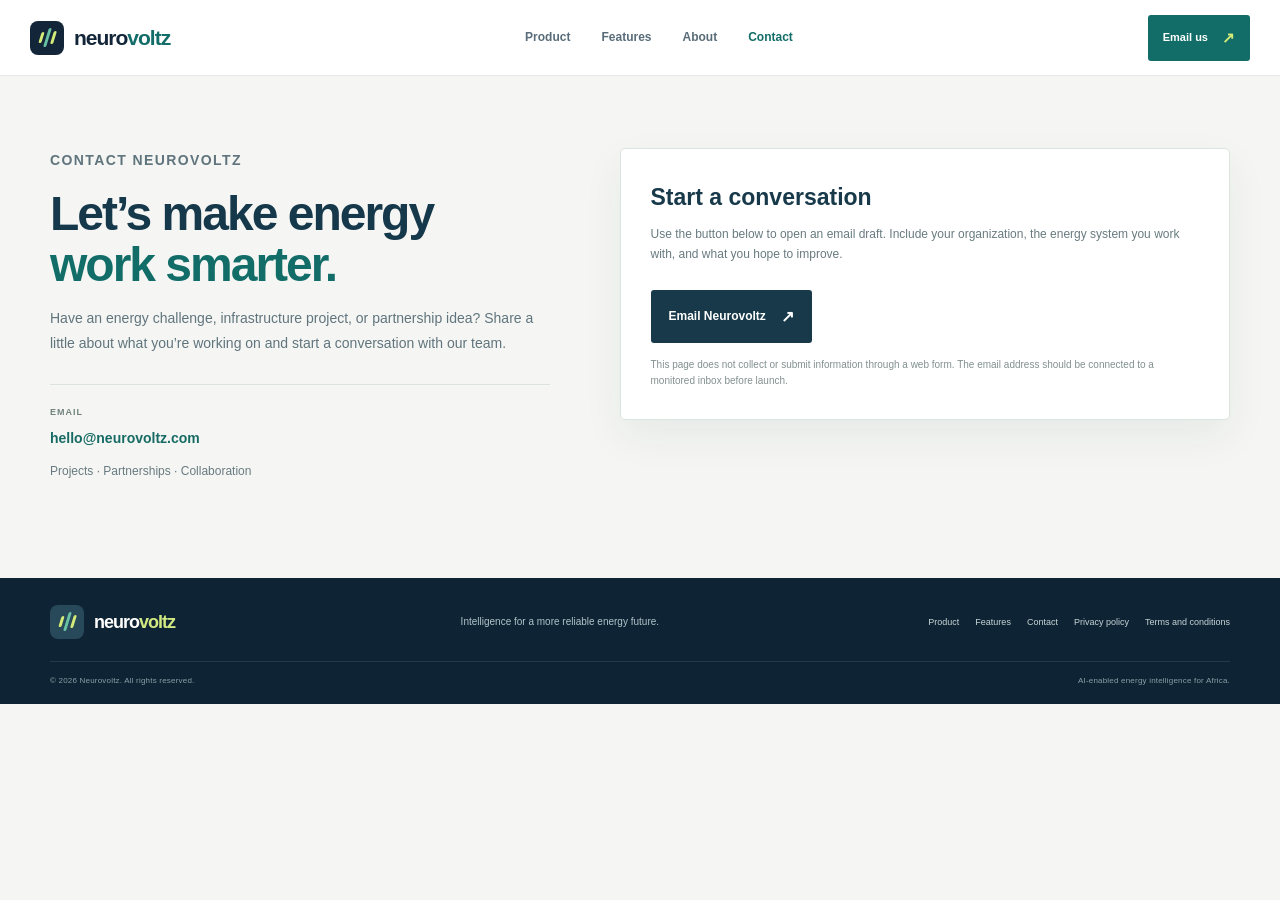
<file: contact.html>
<!doctype html>
<html lang="en"><head><meta charset="utf-8"><meta name="viewport" content="width=device-width,initial-scale=1"><meta name="theme-color" content="#132639"><meta name="description" content="Contact Neurovoltz about energy intelligence, infrastructure projects, and partnerships."><title>Contact · Neurovoltz</title><link rel="icon" href="icon.svg" type="image/svg+xml"><link rel="stylesheet" href="styles.css"><link rel="canonical" href="https://neurovoltz.com/contact.html"></head><body>
<a class="skip-link" href="#main">Skip to content</a><header class="site-header"><div class="nav-wrap"><a class="brand" href="index.html" aria-label="Neurovoltz home"><span class="brand-symbol"><i></i><i></i><i></i></span><span>neuro<span>voltz</span></span></a><button class="menu-toggle" id="menuToggle" aria-expanded="false" aria-controls="siteNav" aria-label="Open menu"><span></span><span></span></button><nav class="site-nav" id="siteNav" aria-label="Main navigation"><a href="product.html">Product</a><a href="features.html">Features</a><a href="index.html#about">About</a><a href="contact.html" aria-current="page">Contact</a></nav><a class="nav-cta" href="mailto:hello@neurovoltz.com">Email us <span>↗</span></a></div></header>
<main id="main"><section class="contact-page"><div class="wrap contact-page-grid"><div class="contact-page-copy"><p class="eyebrow eyebrow-dark">CONTACT NEUROVOLTZ</p><h1>Let’s make energy<br><em>work smarter.</em></h1><p>Have an energy challenge, infrastructure project, or partnership idea? Share a little about what you’re working on and start a conversation with our team.</p><div class="contact-info"><small>EMAIL</small><a href="mailto:hello@neurovoltz.com?subject=Neurovoltz%20enquiry">hello@neurovoltz.com</a><p>Projects · Partnerships · Collaboration</p></div></div><div class="contact-card"><h2>Start a conversation</h2><p>Use the button below to open an email draft. Include your organization, the energy system you work with, and what you hope to improve.</p><a class="button button-dark" href="mailto:hello@neurovoltz.com?subject=Neurovoltz%20enquiry">Email Neurovoltz <span>↗</span></a><div class="contact-card-note">This page does not collect or submit information through a web form. The email address should be connected to a monitored inbox before launch.</div></div></div></section></main>
<footer class="site-footer"><div class="wrap footer-main"><a class="brand footer-brand" href="index.html"><span class="brand-symbol"><i></i><i></i><i></i></span><span>neuro<span>voltz</span></span></a><p>Intelligence for a more reliable energy future.</p><nav aria-label="Footer navigation"><a href="product.html">Product</a><a href="features.html">Features</a><a href="contact.html">Contact</a><a href="privacy.html">Privacy policy</a><a href="terms.html">Terms and conditions</a></nav></div><div class="wrap footer-bottom"><span>© <span id="year">2026</span> Neurovoltz. All rights reserved.</span><span>AI-enabled energy intelligence for Africa.</span></div></footer><script src="app.js" defer></script></body></html>
</file>
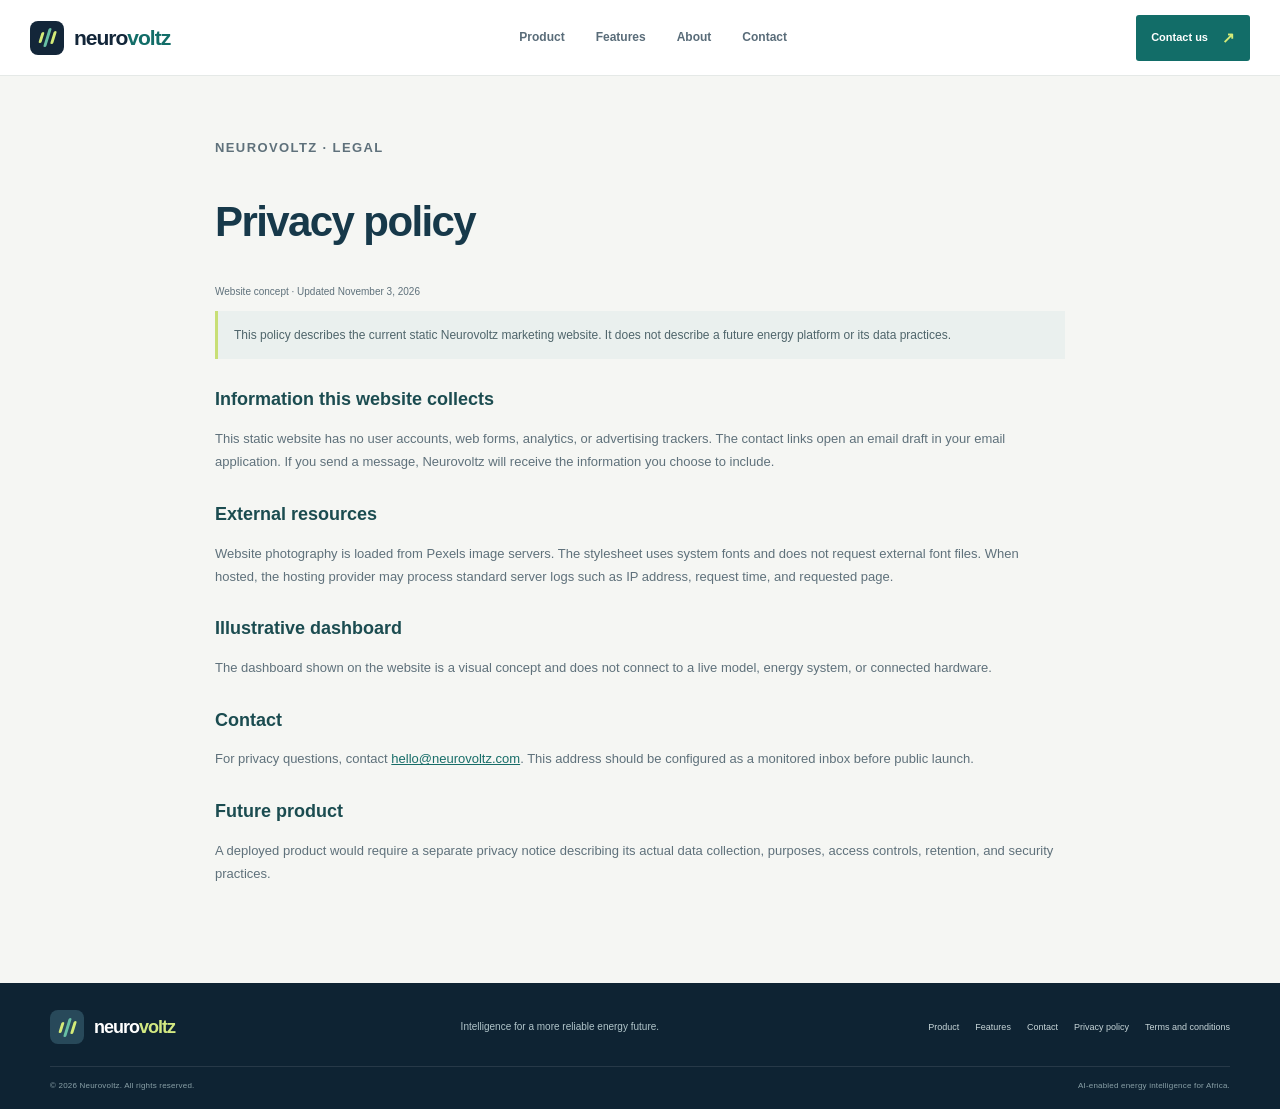
<file: privacy.html>
<!doctype html>
<html lang="en"><head><meta charset="utf-8"><meta name="viewport" content="width=device-width,initial-scale=1"><meta name="theme-color" content="#132639"><meta name="description" content="Neurovoltz website privacy policy."><title>Privacy policy · Neurovoltz</title><link rel="icon" href="icon.svg" type="image/svg+xml"><link rel="stylesheet" href="styles.css"><link rel="canonical" href="https://neurovoltz.com/privacy.html"></head><body><a class="skip-link" href="#main">Skip to content</a>
<header class="site-header"><div class="nav-wrap"><a class="brand" href="index.html"><span class="brand-symbol"><i></i><i></i><i></i></span><span>neuro<span>voltz</span></span></a><button class="menu-toggle" id="menuToggle" aria-expanded="false" aria-controls="siteNav" aria-label="Open menu"><span></span><span></span></button><nav class="site-nav" id="siteNav" aria-label="Main navigation"><a href="product.html">Product</a><a href="features.html">Features</a><a href="index.html#about">About</a><a href="contact.html">Contact</a></nav><a class="nav-cta" href="contact.html">Contact us <span>↗</span></a></div></header>
<main id="main" class="legal-page wrap"><p class="eyebrow eyebrow-dark">NEUROVOLTZ · LEGAL</p><h1>Privacy policy</h1><p class="legal-updated">Website concept · Updated November 3, 2026</p><div class="legal-note">This policy describes the current static Neurovoltz marketing website. It does not describe a future energy platform or its data practices.</div><h2>Information this website collects</h2><p>This static website has no user accounts, web forms, analytics, or advertising trackers. The contact links open an email draft in your email application. If you send a message, Neurovoltz will receive the information you choose to include.</p><h2>External resources</h2><p>Website photography is loaded from Pexels image servers. The stylesheet uses system fonts and does not request external font files. When hosted, the hosting provider may process standard server logs such as IP address, request time, and requested page.</p><h2>Illustrative dashboard</h2><p>The dashboard shown on the website is a visual concept and does not connect to a live model, energy system, or connected hardware.</p><h2>Contact</h2><p>For privacy questions, contact <a href="mailto:hello@neurovoltz.com">hello@neurovoltz.com</a>. This address should be configured as a monitored inbox before public launch.</p><h2>Future product</h2><p>A deployed product would require a separate privacy notice describing its actual data collection, purposes, access controls, retention, and security practices.</p></main>
<footer class="site-footer"><div class="wrap footer-main"><a class="brand footer-brand" href="index.html"><span class="brand-symbol"><i></i><i></i><i></i></span><span>neuro<span>voltz</span></span></a><p>Intelligence for a more reliable energy future.</p><nav aria-label="Footer navigation"><a href="product.html">Product</a><a href="features.html">Features</a><a href="contact.html">Contact</a><a href="privacy.html">Privacy policy</a><a href="terms.html">Terms and conditions</a></nav></div><div class="wrap footer-bottom"><span>© <span id="year">2026</span> Neurovoltz. All rights reserved.</span><span>AI-enabled energy intelligence for Africa.</span></div></footer><script src="app.js" defer></script></body></html>
</file>
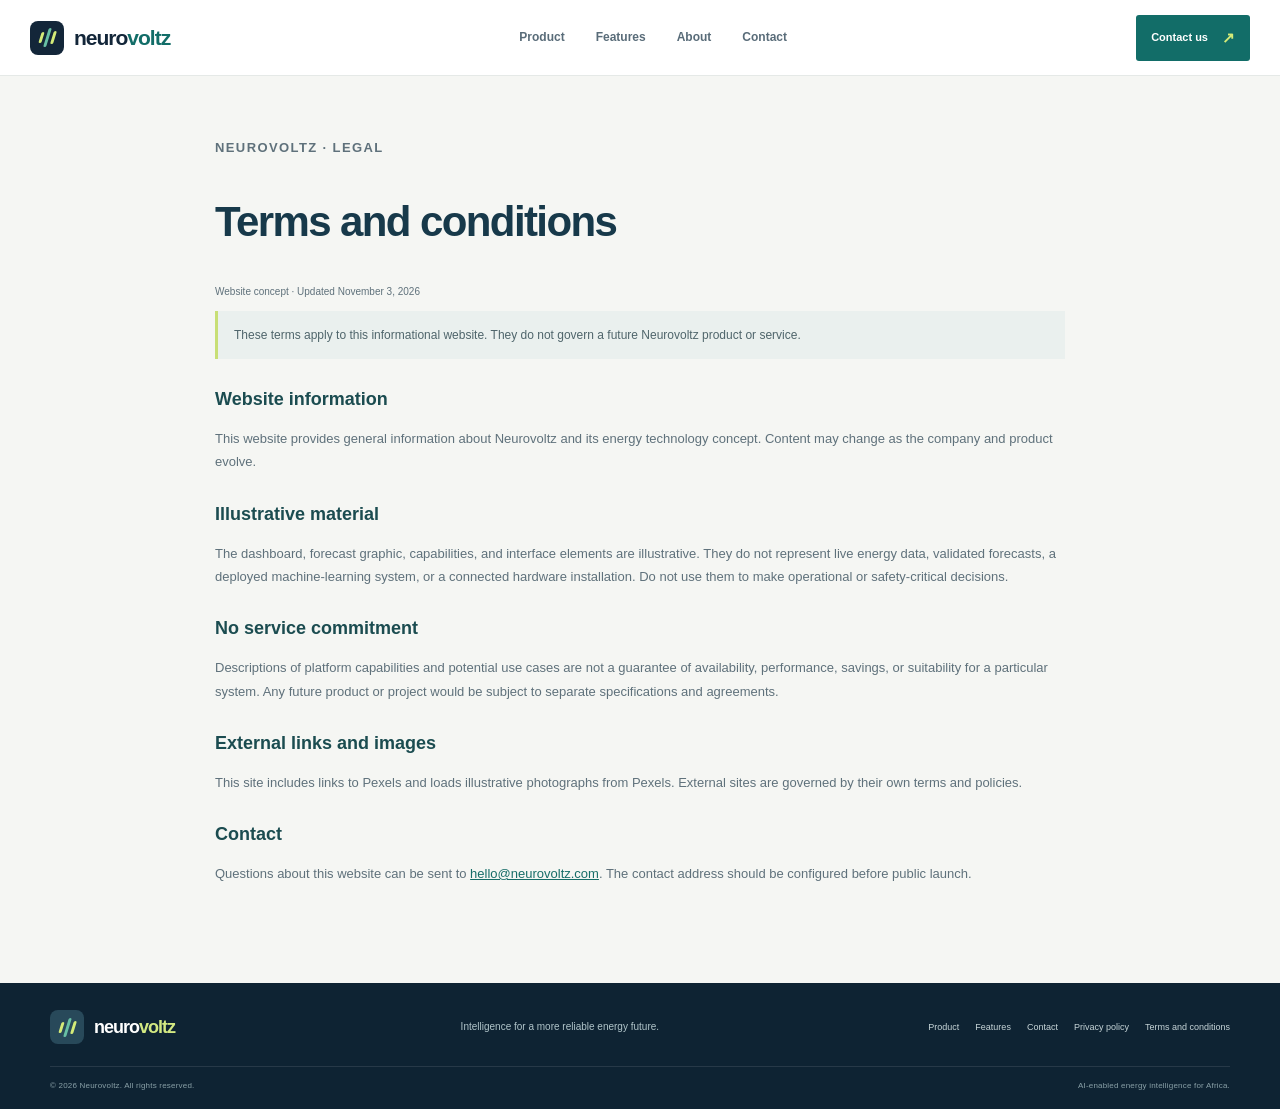
<file: terms.html>
<!doctype html>
<html lang="en"><head><meta charset="utf-8"><meta name="viewport" content="width=device-width,initial-scale=1"><meta name="theme-color" content="#132639"><meta name="description" content="Terms and conditions for the Neurovoltz website."><title>Terms and conditions · Neurovoltz</title><link rel="icon" href="icon.svg" type="image/svg+xml"><link rel="stylesheet" href="styles.css"><link rel="canonical" href="https://neurovoltz.com/terms.html"></head><body><a class="skip-link" href="#main">Skip to content</a>
<header class="site-header"><div class="nav-wrap"><a class="brand" href="index.html"><span class="brand-symbol"><i></i><i></i><i></i></span><span>neuro<span>voltz</span></span></a><button class="menu-toggle" id="menuToggle" aria-expanded="false" aria-controls="siteNav" aria-label="Open menu"><span></span><span></span></button><nav class="site-nav" id="siteNav" aria-label="Main navigation"><a href="product.html">Product</a><a href="features.html">Features</a><a href="index.html#about">About</a><a href="contact.html">Contact</a></nav><a class="nav-cta" href="contact.html">Contact us <span>↗</span></a></div></header>
<main id="main" class="legal-page wrap"><p class="eyebrow eyebrow-dark">NEUROVOLTZ · LEGAL</p><h1>Terms and conditions</h1><p class="legal-updated">Website concept · Updated November 3, 2026</p><div class="legal-note">These terms apply to this informational website. They do not govern a future Neurovoltz product or service.</div><h2>Website information</h2><p>This website provides general information about Neurovoltz and its energy technology concept. Content may change as the company and product evolve.</p><h2>Illustrative material</h2><p>The dashboard, forecast graphic, capabilities, and interface elements are illustrative. They do not represent live energy data, validated forecasts, a deployed machine-learning system, or a connected hardware installation. Do not use them to make operational or safety-critical decisions.</p><h2>No service commitment</h2><p>Descriptions of platform capabilities and potential use cases are not a guarantee of availability, performance, savings, or suitability for a particular system. Any future product or project would be subject to separate specifications and agreements.</p><h2>External links and images</h2><p>This site includes links to Pexels and loads illustrative photographs from Pexels. External sites are governed by their own terms and policies.</p><h2>Contact</h2><p>Questions about this website can be sent to <a href="mailto:hello@neurovoltz.com">hello@neurovoltz.com</a>. The contact address should be configured before public launch.</p></main>
<footer class="site-footer"><div class="wrap footer-main"><a class="brand footer-brand" href="index.html"><span class="brand-symbol"><i></i><i></i><i></i></span><span>neuro<span>voltz</span></span></a><p>Intelligence for a more reliable energy future.</p><nav aria-label="Footer navigation"><a href="product.html">Product</a><a href="features.html">Features</a><a href="contact.html">Contact</a><a href="privacy.html">Privacy policy</a><a href="terms.html">Terms and conditions</a></nav></div><div class="wrap footer-bottom"><span>© <span id="year">2026</span> Neurovoltz. All rights reserved.</span><span>AI-enabled energy intelligence for Africa.</span></div></footer><script src="app.js" defer></script></body></html>
</file>
<file: styles.css>
:root{--ink:#132639;--ink-2:#1d3549;--teal:#126d68;--teal-deep:#0d514f;--lime:#d4eb78;--amber:#e9a15a;--paper:#f5f6f3;--white:#fff;--line:#dbe2df;--muted:#60717e;--max:1180px}*{box-sizing:border-box}html{scroll-behavior:smooth;scroll-padding-top:88px}body{margin:0;background:var(--paper);color:var(--ink);font:15px/1.6 'DM Sans',Arial,sans-serif;-webkit-font-smoothing:antialiased}a{color:inherit;text-decoration:none}button{font:inherit}.wrap{width:min(var(--max),calc(100% - 56px));margin-inline:auto}.skip-link{position:fixed;z-index:60;top:10px;left:10px;padding:10px 14px;background:#fff;color:var(--ink);transform:translateY(-150%)}.skip-link:focus{transform:translateY(0)}
.site-header{height:76px;position:sticky;top:0;z-index:40;background:#fff;border-bottom:1px solid #e5e9e7}.nav-wrap{height:100%;max-width:1320px;margin:auto;padding:0 30px;display:flex;align-items:center;justify-content:space-between;gap:32px}.brand{display:inline-flex;align-items:center;gap:10px;white-space:nowrap;font:800 21px/1 Arial,sans-serif;letter-spacing:-1px;color:var(--ink)}.brand>span:last-child>span{color:var(--teal)}.brand-symbol{width:34px;height:34px;display:flex;align-items:center;justify-content:center;gap:3px;border-radius:8px;background:var(--ink)}.brand-symbol i{width:3px;display:block;border-radius:4px;background:var(--lime);transform:skew(-17deg)}.brand-symbol i:nth-child(1){height:11px}.brand-symbol i:nth-child(2){height:19px;background:#68c0a5}.brand-symbol i:nth-child(3){height:13px}.site-nav{display:flex;align-items:center;gap:31px}.site-nav a{font-size:12px;font-weight:600;color:#596c79;transition:color .2s}.site-nav a:hover,.site-nav a[aria-current=page]{color:var(--teal)}.nav-cta{display:inline-flex;align-items:center;gap:14px;padding:11px 15px;border-radius:3px;background:var(--teal);color:white;font-size:11px;font-weight:700;white-space:nowrap}.nav-cta span{color:var(--lime);font-size:15px}.menu-toggle{display:none}
.hero{position:relative;overflow:hidden;background:#112b3e;color:white}.hero-grid{position:absolute;inset:0;opacity:.12;background-image:linear-gradient(#9ac7cf19 1px,transparent 1px),linear-gradient(90deg,#9ac7cf19 1px,transparent 1px);background-size:58px 58px;mask-image:linear-gradient(90deg,transparent 0,#000 55%,transparent 100%)}.hero:after{content:"";position:absolute;width:560px;height:560px;border:1px solid #e9a15a25;border-radius:50%;right:-185px;top:-300px;box-shadow:0 0 0 45px #e9a15a0b,0 0 0 95px #e9a15a07;pointer-events:none}.hero-content{position:relative;z-index:1;display:grid;grid-template-columns:.92fr 1.08fr;gap:60px;align-items:center;padding-top:76px;padding-bottom:62px;min-height:570px}.eyebrow{display:flex;align-items:center;gap:9px;margin:0;color:#a9c3ce;font:600 9px/1.4 Arial,sans-serif;letter-spacing:1.4px}.pulse-dot{width:7px;height:7px;background:var(--lime);border-radius:50%;box-shadow:0 0 0 5px #d4eb781a}.hero h1{margin:25px 0 21px;font:700 clamp(50px,6vw,76px)/.99 Arial,sans-serif;letter-spacing:-4px}.hero h1 em{color:var(--lime);font-style:normal}.hero-lede{max-width:490px;margin:0;color:#c8d5dc;font-size:15px;line-height:1.85}.hero-actions{display:flex;align-items:center;gap:22px;margin-top:30px}.button{display:inline-flex;justify-content:center;align-items:center;gap:15px;padding:14px 18px;border-radius:3px;font-size:12px;font-weight:700;transition:transform .2s,background .2s}.button:hover{transform:translateY(-2px)}.button span{font-size:16px}.button-lime{background:var(--lime);color:#1d3340}.button-lime:hover{background:#e2f59e}.quiet-link{color:#e0e8ec;font-size:11px;font-weight:600}.quiet-link span{color:var(--amber);margin-left:5px}.hero-note{display:flex;align-items:center;gap:11px;margin-top:35px}.note-icon{width:28px;height:28px;display:grid;place-items:center;border-radius:50%;background:#244654;color:var(--lime)}.hero-note p{margin:0;color:#a9bec8;font-size:10px;line-height:1.6}.hero-note b{color:#edf2f3;font-size:11px}
.energy-visual{position:relative;isolation:isolate;overflow:hidden;min-height:390px;padding:24px 24px 19px;background:#173747;border:1px solid #9bb7a557;border-radius:6px;box-shadow:0 24px 70px #071c2c66}.energy-visual:before{content:"";position:absolute;z-index:-1;inset:0;background:linear-gradient(180deg,#0d2b39c9,#102b39e6 64%,#102a37f7)}.energy-photo{position:absolute;z-index:-2;inset:0;width:100%;height:100%;object-fit:cover;opacity:.68}.energy-visual>*:not(.energy-photo):not(.visual-orbit):not(.insight-card){position:relative;z-index:1}.energy-visual .visual-orbit{z-index:0}.visual-top,.visual-chart-head,.visual-foot{display:flex;align-items:center;justify-content:space-between;gap:15px}.visual-top{padding-bottom:20px;border-bottom:1px solid #ffffff25}.visual-top>div{display:grid;gap:4px}.visual-kicker,.visual-chart-head small{font:600 8px/1.3 Arial,sans-serif;letter-spacing:1px;color:#b5d0cf}.visual-top strong{font-size:14px;font-weight:600;color:#f2f4ed}.status-pill{display:inline-flex;align-items:center;gap:7px;padding:6px 9px;border:1px solid #c9d8c945;border-radius:2px;color:#d0e4da;background:#102b3588;font:600 7px Arial,sans-serif;letter-spacing:.5px}.status-pill i{width:5px;height:5px;border-radius:50%;background:var(--lime)}.visual-chart-head{align-items:flex-end;margin:22px 0 3px}.visual-chart-head>div{display:grid;gap:3px}.visual-chart-head b{font-size:11px;color:#e8eee6}.visual-chart-head>span{font-size:8px;color:#b6c8c9}.visual-chart-head>span i{font-style:normal;margin-left:5px}.chart-area{position:relative;padding:8px 0 3px 40px}.chart{display:block;width:100%;height:166px;overflow:visible}.chart-gridline{fill:none;stroke:#ffffff24;stroke-width:1;stroke-dasharray:3 5}.chart-fill{fill:url(#areaFill)}.chart-line{fill:none;stroke:var(--lime);stroke-width:2.5;stroke-linecap:round}.chart-line-muted{stroke:#a0c0c5;stroke-width:1.4;stroke-dasharray:4 5;opacity:.8}.chart-point{fill:var(--lime);stroke:#274d3d;stroke-width:3}.chart-halo{fill:#d4eb7824}.chart-y{position:absolute;left:0;top:15px;bottom:25px;display:flex;flex-direction:column;justify-content:space-between;color:#abc2c6;font:7px Arial,sans-serif}.chart-x{display:flex;justify-content:space-between;color:#abc2c6;font:7px Arial,sans-serif}.visual-foot{padding-top:15px;border-top:1px solid #ffffff25;color:#b4cacb;font:7px Arial,sans-serif}.legend{display:flex;align-items:center;gap:6px}.legend i{width:7px;height:7px;border-radius:50%;background:var(--lime)}.legend .legend-muted{margin-left:9px;background:#9dbfc2}.insight-card{position:absolute;z-index:3;bottom:-27px;left:-24px;display:flex;align-items:center;gap:10px;width:270px;padding:12px;background:#fff;color:var(--ink);border:1px solid #e2e7e4;border-radius:4px;box-shadow:0 12px 30px #071c2c66}.insight-mark{width:25px;height:25px;flex:none;display:grid;place-items:center;border-radius:50%;background:#eef3d7;color:#477664}.insight-card p{display:grid;gap:3px;margin:0}.insight-card small{font:600 7px Arial,sans-serif;color:#69817b;letter-spacing:.6px}.insight-card b{font-size:9px;color:#203e49}.insight-card p>span{font-size:8px;color:#71838a}.insight-arrow{margin-left:auto;color:var(--teal)}.visual-orbit{position:absolute;z-index:-1;border:1px solid #d4eb781a;border-radius:50%;pointer-events:none}.orbit-one{width:430px;height:430px;right:-135px;top:-170px}.orbit-two{width:320px;height:320px;right:-80px;top:-115px}.hero-bottom{position:relative;z-index:1;display:flex;align-items:center;justify-content:space-between;gap:20px;padding:16px 0 21px;border-top:1px solid #ffffff24}.hero-bottom>span{font:600 8px Arial,sans-serif;letter-spacing:1.1px;color:#a8c1c8}.hero-bottom>div{display:flex;align-items:center;gap:15px;color:#d5e1e5;font-size:9px}.hero-bottom i{width:4px;height:4px;border-radius:50%;background:var(--amber)}
.section-pad{padding:88px 0}.intro-section{background:#fff}.intro-grid{display:grid;grid-template-columns:1fr .78fr;gap:90px;align-items:start}.eyebrow-dark{color:#527671}.intro-grid h2,.section-heading h2,.approach-copy h2{margin:17px 0 0;font:700 clamp(33px,4vw,49px)/1.1 Arial,sans-serif;letter-spacing:-2.2px;color:#162f43}.intro-grid h2 em,.section-heading h2 em,.approach-copy h2 em{color:var(--teal);font-style:normal}.intro-copy{padding-top:31px}.intro-copy p,.approach-copy>p:not(.eyebrow){margin:0 0 14px;color:#60737d;font-size:14px;line-height:1.8}.inline-link{display:inline-flex;gap:12px;margin-top:10px;color:var(--teal);font-weight:700;font-size:11px}.inline-link span{font-size:15px}.field-story{background:#edf1f0}.field-story-grid{display:grid;grid-template-columns:1.02fr .98fr;gap:75px;align-items:center}.field-photo{height:420px;position:relative;overflow:hidden;border-radius:5px;background:#d5e1d0}.field-photo:after{content:"";position:absolute;inset:40% 0 0;background:linear-gradient(transparent,#0d293799)}.field-photo img{width:100%;height:100%;display:block;object-fit:cover}.photo-tag{position:absolute;z-index:1;bottom:20px;left:21px;color:#fff;font:600 8px Arial,sans-serif;letter-spacing:1.1px}.field-copy{max-width:500px}.field-copy h2{margin:16px 0;font:700 clamp(34px,4vw,48px)/1.08 Arial,sans-serif;letter-spacing:-2px;color:#173b48}.field-copy h2 em{font-style:normal;color:var(--teal)}.field-copy>p:not(.eyebrow){font-size:13px;line-height:1.8;color:#637780}
.platform-section{background:#f5f6f3}.section-heading{display:grid;grid-template-columns:1fr .65fr;gap:60px;align-items:end;margin-bottom:42px}.section-heading>p{margin:0 0 4px;color:#657781;font-size:13px;line-height:1.8}.platform-flow{display:grid;grid-template-columns:1fr 42px 1fr 42px 1fr;align-items:center}.flow-card{min-height:282px;padding:23px;background:#fff;border:1px solid #dfe5e3;border-radius:4px;position:relative;overflow:hidden}.flow-featured{background:#17394a;border-color:#17394a;color:white;box-shadow:0 13px 35px #17394a20}.flow-number,.solution-index{font:600 8px Arial,sans-serif;letter-spacing:1px;color:#66857e}.flow-featured .flow-number{color:#b5d0cf}.flow-icon{width:40px;height:40px;display:grid;place-items:center;margin:22px 0 14px;border-radius:50%;background:#e4edeb;color:#28776b;font-size:20px}.icon-ai{background:#23586a;color:var(--lime)}.icon-action{background:#f4eadc;color:#b06c38}.flow-card h3,.solution-card h3{margin:0 0 9px;color:#1b3e4e;font-size:17px;letter-spacing:-.3px}.flow-featured h3{color:#f2f6f5}.flow-card p,.solution-card p{margin:0;color:#71818a;font-size:11px;line-height:1.7}.flow-featured p{color:#c5d6d7}.flow-tags{display:flex;flex-wrap:wrap;gap:6px;margin-top:18px}.flow-tags span{padding:5px 7px;background:#edf2ef;border-radius:2px;color:#648078;font-size:8px}.flow-featured .flow-tags span{background:#225268;color:#d1e0df}.flow-connector{display:grid;place-items:center;color:#718d88;font-size:20px}.signal-bars{height:27px;display:flex;align-items:end;gap:4px;margin-top:21px}.signal-bars i{width:5px;background:#d4eb78;border-radius:2px 2px 0 0;opacity:.85}.signal-bars i:nth-child(3n){background:#74c2a8}.signal-bars i:nth-child(4n){background:#e9a15a}.signal-bars i:nth-child(1){height:35%}.signal-bars i:nth-child(2){height:59%}.signal-bars i:nth-child(3){height:46%}.signal-bars i:nth-child(4){height:83%}.signal-bars i:nth-child(5){height:72%}.signal-bars i:nth-child(6){height:53%}.signal-bars i:nth-child(7){height:92%}.signal-bars i:nth-child(8){height:69%}.signal-bars i:nth-child(9){height:80%}.signal-bars i:nth-child(10){height:55%}.signal-bars i:nth-child(11){height:99%}.signal-bars i:nth-child(12){height:73%}.signal-bars i:nth-child(13){height:62%}.signal-bars i:nth-child(14){height:86%}.signal-bars i:nth-child(15){height:50%}.signal-bars i:nth-child(16){height:77%}.signal-bars i:nth-child(17){height:64%}.signal-bars i:nth-child(18){height:93%}.signal-bars i:nth-child(19){height:58%}.signal-bars i:nth-child(20){height:82%}
.capabilities-section{background:#132d40;color:white}.section-heading-light h2{color:#f6f7f3}.section-heading-light h2 em{color:var(--lime)}.section-heading-light>p{color:#b7c8ce}.section-heading-light .eyebrow{color:#bad0d3}.solutions-grid{display:grid;grid-template-columns:repeat(4,1fr);gap:12px}.solution-card{position:relative;min-height:300px;padding:0 18px 20px;background:#1a3a4d;border:1px solid #355365;border-radius:4px;transition:transform .2s,border-color .2s;overflow:hidden}.solution-card:hover{transform:translateY(-4px);border-color:#d7e987}.solution-photo{display:block;width:calc(100% + 36px);height:136px;object-fit:cover;margin:0 -18px 16px;filter:saturate(.82)}.solution-index{display:inline-block;margin-bottom:9px;color:#b3c6ca}.solution-symbol{display:none}.solution-card h3{font-size:15px;color:#f5f7f2}.solution-card p{min-height:52px;color:#c2d1d3}.solution-card>a{display:inline-flex;gap:7px;margin-top:15px;color:#dbe990;font-size:9px;font-weight:700}.solution-card>a span{font-size:12px}
.approach-section{background:#fff}.approach-grid{display:grid;grid-template-columns:.9fr 1.1fr;gap:100px;align-items:start}.approach-copy h2{margin-bottom:17px}.approach-copy>p:not(.eyebrow){margin-bottom:23px}.button-dark{background:#17394a;color:white}.button-dark:hover{background:#205b68}.approach-list{border-top:1px solid var(--line)}.approach-list article{display:grid;grid-template-columns:42px 1fr;gap:14px;padding:17px 0;border-bottom:1px solid var(--line)}.approach-list article>span{color:#6b8987;font:600 9px Arial,sans-serif;padding-top:3px}.approach-list h3{margin:0 0 4px;font-size:13px;color:#244657}.approach-list p{margin:0;color:#74848b;font-size:10px;line-height:1.65}.contact-section{background:#edf1f0;padding-top:52px;padding-bottom:55px}.contact-panel{position:relative;overflow:hidden;display:flex;align-items:center;justify-content:space-between;gap:30px;padding:42px 48px;background:#17394a;border-radius:5px;color:white}.contact-panel .eyebrow{color:#bad1d2}.contact-panel h2{margin:12px 0;font:700 clamp(30px,4vw,45px)/1.05 Arial,sans-serif;letter-spacing:-2px}.contact-panel>div:first-child>p:last-child{max-width:500px;margin:0;color:#c3d4d6;font-size:11px;line-height:1.75}.contact-actions{position:relative;z-index:1;display:grid;justify-items:start;gap:11px;min-width:max-content}.contact-actions>span{color:#c2d4d5;font-size:9px}.contact-decoration{position:absolute;right:30%;top:-100px;color:#ffffff08;font:800 300px/1 Arial,sans-serif;pointer-events:none}.contact-decoration span{color:#e9a15a10}
.site-footer{background:#0e2333;color:white;padding:27px 0 16px}.footer-main{display:grid;grid-template-columns:1fr 1.15fr auto;align-items:center;gap:30px;padding-bottom:22px;border-bottom:1px solid #ffffff1a}.footer-brand{color:white;font-size:18px}.footer-brand>span:last-child>span{color:#d3e982}.footer-brand .brand-symbol{background:#28495a}.footer-main>p{margin:0;color:#b1c5ca;font-size:10px}.footer-main nav{display:flex;gap:16px;flex-wrap:wrap}.footer-main nav a{color:#c7d5d8;font-size:9px}.footer-main nav a:hover{color:#d9ed88}.photo-credit{padding:12px 0 0;color:#89a0a7;font-size:8px;line-height:1.7}.photo-credit a{color:#d2e18c;text-decoration:underline;text-underline-offset:2px}.footer-bottom{display:flex;justify-content:space-between;gap:14px;padding-top:13px;color:#89a0a7;font-size:8px;letter-spacing:.2px}
/* Shared internal-page layout */
.page-hero{padding:73px 0 63px;background:#132d40;color:#fff;position:relative;overflow:hidden}.page-hero:after{content:"";position:absolute;width:450px;height:450px;border:1px solid #d4eb7828;border-radius:50%;right:-100px;top:-250px;box-shadow:0 0 0 45px #d4eb7808,0 0 0 95px #d4eb7805}.page-hero .wrap{position:relative;z-index:1}.page-hero h1{max-width:800px;margin:18px 0 14px;font:700 clamp(42px,6vw,68px)/1.04 Arial,sans-serif;letter-spacing:-3px}.page-hero h1 em{font-style:normal;color:var(--lime)}.page-hero p{max-width:650px;color:#c4d3d8;font-size:15px;line-height:1.8;margin:0}.page-content{padding:70px 0;background:#f5f6f3}.page-content h2{margin:0 0 15px;font-size:30px;line-height:1.15;letter-spacing:-1px;color:#17384b}.page-content p{color:#637680;font-size:13px;line-height:1.8}.detail-grid{display:grid;grid-template-columns:repeat(3,1fr);gap:14px;margin-top:30px}.detail-card{padding:23px;background:#fff;border:1px solid #dfe5e3;border-radius:4px;min-height:210px}.detail-card .eyebrow{color:#597b77}.detail-card h3{margin:18px 0 8px;font-size:17px;color:#1b3c4a}.detail-card p{margin:0;font-size:12px}.page-band{background:#eaf0ee;padding:58px 0}.page-band-grid{display:grid;grid-template-columns:1fr 1fr;gap:60px;align-items:center}.page-band img{width:100%;aspect-ratio:1.55;object-fit:cover;border-radius:4px}.page-band h2{font-size:34px;letter-spacing:-1.4px;line-height:1.1;color:#163b48}.page-band p{font-size:13px;line-height:1.8;color:#667b83}.page-cta{padding:44px 0;background:#17394a;color:white}.page-cta .wrap{display:flex;align-items:center;justify-content:space-between;gap:20px}.page-cta h2{font-size:30px;line-height:1.15;margin:8px 0 0;letter-spacing:-1px}.page-cta .eyebrow{color:#c0d5d6}.contact-page{padding:72px 0 85px;background:#f5f6f3}.contact-page-grid{display:grid;grid-template-columns:.9fr 1.1fr;gap:70px;align-items:start}.contact-page h1{margin:16px 0;font-size:48px;line-height:1.05;letter-spacing:-2px;color:#15384b}.contact-page h1 em{font-style:normal;color:var(--teal)}.contact-page-copy>p{color:#60747d;font-size:14px;line-height:1.8}.contact-info{margin-top:28px;padding-top:20px;border-top:1px solid #dbe2df}.contact-info small{display:block;color:#72827f;font-size:9px;letter-spacing:1px;font-weight:700}.contact-info a{display:inline-block;margin-top:7px;color:#176b64;font-size:14px;font-weight:700}.contact-info p{color:#687a80;font-size:12px}.contact-card{background:#fff;padding:30px;border:1px solid #dce4e0;border-radius:5px;box-shadow:0 16px 40px #132d4010}.contact-card h2{font-size:23px;color:#17394a;margin:0 0 8px}.contact-card>p{font-size:12px;color:#687b80;line-height:1.7;margin:0 0 20px}.contact-card .button{margin-top:5px}.contact-card-note{margin-top:14px;color:#82908f;font-size:10px;line-height:1.6}.legal-page{max-width:850px;padding:60px 0 85px}.legal-page h1{color:#17394a;font-size:42px;letter-spacing:-1.6px}.legal-page h2{margin:26px 0 7px;color:#1b4c50;font-size:18px}.legal-page p,.legal-page li{font-size:13px;line-height:1.8;color:#5f717b}.legal-page a{color:#176d68;text-decoration:underline}.legal-note{padding:14px 16px;background:#eaf0ee;border-left:3px solid #c8df75;color:#4f656b;font-size:12px;line-height:1.7}.legal-updated{color:#83908f;font-size:10px!important}
@media(max-width:1050px){.nav-wrap{gap:19px;padding-inline:22px}.site-nav{gap:20px}.hero-content{gap:35px}.hero h1{font-size:clamp(48px,6vw,64px);letter-spacing:-3px}.energy-visual{padding:19px}.solutions-grid{grid-template-columns:repeat(2,1fr)}.approach-grid{gap:55px}.field-story-grid{gap:44px}}
@media(max-width:780px){.wrap{width:calc(100% - 40px)}.site-header{height:68px}.nav-wrap{padding:0 20px;gap:13px}.menu-toggle{display:grid;gap:5px;order:3;width:36px;height:36px;place-content:center;border:1px solid #d8e0e5;border-radius:3px;background:transparent}.menu-toggle span{display:block;width:16px;height:1.5px;background:var(--ink);transition:transform .2s}.menu-toggle[aria-expanded=true] span:first-child{transform:translateY(3.25px) rotate(45deg)}.menu-toggle[aria-expanded=true] span:last-child{transform:translateY(-3.25px) rotate(-45deg)}.site-nav{display:none;position:absolute;top:67px;left:0;right:0;padding:10px 20px 18px;background:#fff;border-bottom:1px solid var(--line);flex-direction:column;align-items:stretch;gap:0}.site-nav.open{display:flex}.site-nav a{padding:12px 0;border-bottom:1px solid #e7ece9;font-size:12px}.nav-cta{margin-left:auto;padding:10px 12px;font-size:9px}.brand{font-size:18px}.brand-symbol{width:30px;height:30px}.hero-content{grid-template-columns:1fr;gap:55px;padding-top:58px;padding-bottom:52px}.hero-copy{max-width:620px}.hero h1{font-size:clamp(47px,10vw,63px);letter-spacing:-3px}.hero-lede{font-size:14px}.energy-visual{width:min(100%,620px);margin:0 auto}.hero-bottom{align-items:flex-start;flex-direction:column;gap:10px}.hero-bottom>div{gap:12px}.section-pad{padding:68px 0}.intro-grid,.approach-grid{grid-template-columns:1fr;gap:22px}.intro-copy{padding-top:0}.section-heading{grid-template-columns:1fr;gap:14px;margin-bottom:28px}.section-heading h2,.intro-grid h2,.approach-copy h2{font-size:39px;letter-spacing:-1.8px}.platform-flow{grid-template-columns:1fr;gap:9px}.flow-card{min-height:auto;padding:21px}.flow-icon{margin:17px 0 12px}.flow-connector{height:22px;transform:rotate(90deg)}.flow-tags{margin-top:14px}.solutions-grid{grid-template-columns:1fr 1fr}.solution-card{min-height:290px;padding:0 17px 18px}.solution-photo{width:calc(100% + 34px);height:145px;margin:0 -17px 15px}.field-story-grid{grid-template-columns:1fr;gap:28px}.field-photo{height:340px}.field-copy{max-width:680px}.contact-panel{align-items:flex-start;flex-direction:column;padding:31px 26px}.contact-actions{min-width:0}.footer-main{grid-template-columns:1fr 1fr;gap:15px}.footer-main>p{grid-column:1/-1;grid-row:2}.footer-main nav{grid-column:1/-1;grid-row:3;flex-wrap:wrap}.footer-bottom{flex-direction:column}.detail-grid{grid-template-columns:1fr 1fr}.page-band-grid,.contact-page-grid{grid-template-columns:1fr;gap:30px}.page-hero{padding:55px 0 47px}.page-content,.legal-page{padding:52px 0 65px}.page-cta .wrap{align-items:flex-start;flex-direction:column}.contact-page{padding:54px 0 65px}}
@media(max-width:480px){.wrap{width:calc(100% - 34px)}.nav-wrap{padding:0 15px}.brand{font-size:17px}.brand-symbol{width:29px;height:29px}.nav-cta{padding:9px 10px;font-size:8px}.nav-cta span{display:none}.hero-content{padding-top:47px;gap:48px}.hero h1{font-size:46px;letter-spacing:-2.5px}.hero-lede{font-size:13px}.hero-actions{align-items:flex-start;flex-direction:column;gap:15px;margin-top:23px}.hero-note{margin-top:25px}.energy-visual{min-height:0;padding:15px 12px 14px}.visual-top{align-items:flex-start}.status-pill{font-size:6px}.visual-chart-head>span{font-size:7px}.chart-area{padding-left:32px}.chart{height:137px}.visual-foot{font-size:6px}.insight-card{left:8px;bottom:-38px;width:min(260px,90%)}.hero-bottom{padding-top:13px}.hero-bottom>span{font-size:7px}.hero-bottom>div{gap:8px;font-size:8px}.section-pad{padding:57px 0}.section-heading h2,.intro-grid h2,.approach-copy h2{font-size:34px}.solutions-grid,.detail-grid{grid-template-columns:1fr}.solution-card{min-height:0}.solution-card p{min-height:0}.solution-photo{height:165px}.field-photo{height:260px}.contact-panel{padding:27px 21px}.contact-panel h2{font-size:33px}.footer-main{grid-template-columns:1fr}.footer-main>p,.footer-main nav{grid-column:auto;grid-row:auto}.footer-main nav{gap:12px 18px}.contact-decoration{right:-30px;top:-70px}.page-hero h1{font-size:43px;letter-spacing:-2px}.page-hero p{font-size:13px}.detail-grid{gap:10px}.detail-card{min-height:0;padding:20px}.page-band h2{font-size:29px}.contact-page h1{font-size:40px}.contact-card{padding:23px}}
@media(prefers-reduced-motion:reduce){html{scroll-behavior:auto}*,*::before,*::after{transition-duration:.01ms!important}}
</file>
